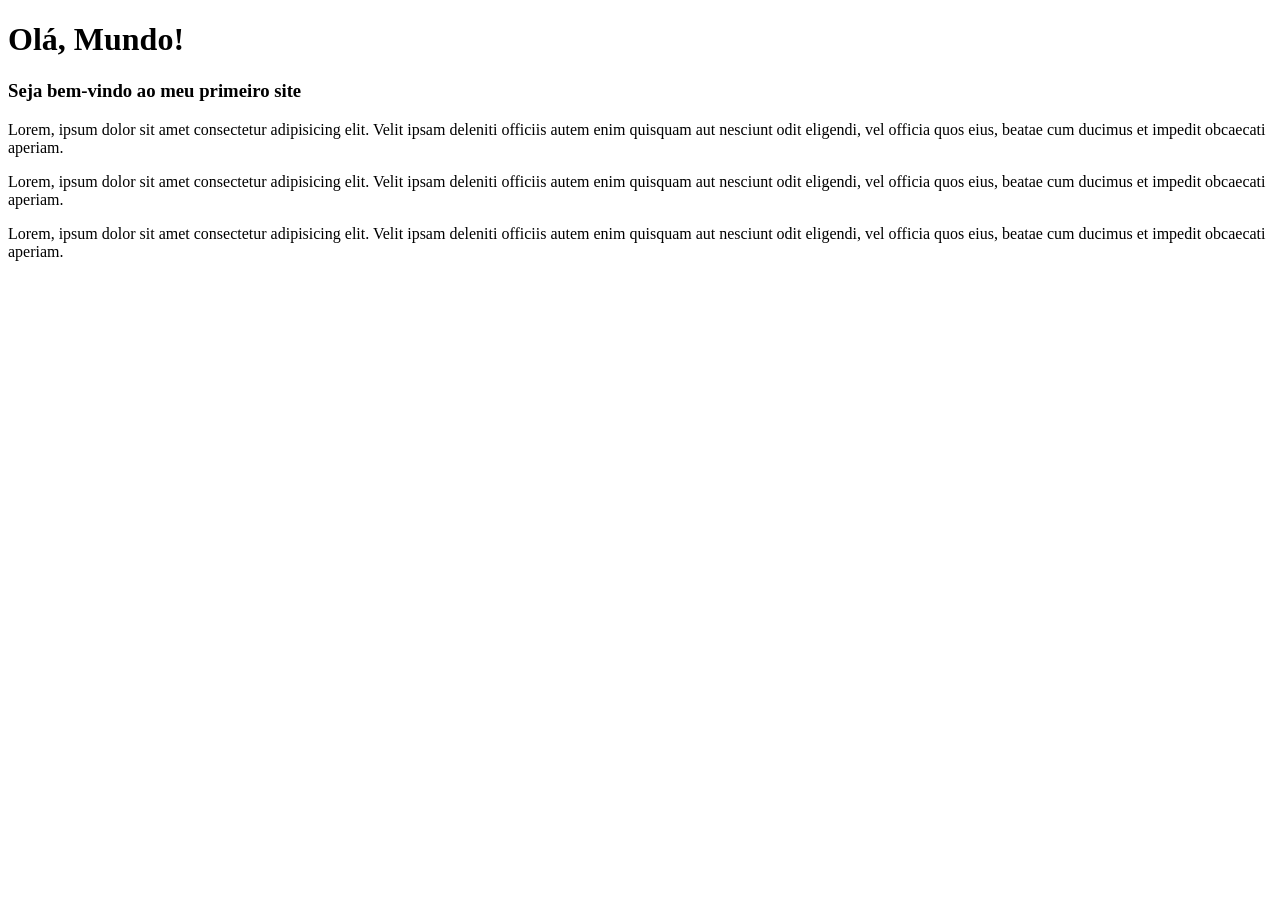
<file: aula1/index.html>
<!DOCTYPE html>
<html lang="pt-br">
<head>
    <meta charset="UTF-8">
    <meta name="viewport" content="width=device-width, initial-scale=1.0">
    <title>Meu primeiro site</title>
</head>
<body>
    <h1>Olá, Mundo!</h1>
    <h3>Seja bem-vindo ao meu primeiro site</h3>
    <p>Lorem, ipsum dolor sit amet consectetur adipisicing elit. Velit ipsam deleniti officiis autem enim quisquam aut nesciunt odit eligendi, vel officia quos eius, beatae cum ducimus et impedit obcaecati aperiam.</p>
    <p>Lorem, ipsum dolor sit amet consectetur adipisicing elit. Velit ipsam deleniti officiis autem enim quisquam aut nesciunt odit eligendi, vel officia quos eius, beatae cum ducimus et impedit obcaecati aperiam.</p>
    <p>Lorem, ipsum dolor sit amet consectetur adipisicing elit. Velit ipsam deleniti officiis autem enim quisquam aut nesciunt odit eligendi, vel officia quos eius, beatae cum ducimus et impedit obcaecati aperiam.</p>
    
</body>
</html>
</file>
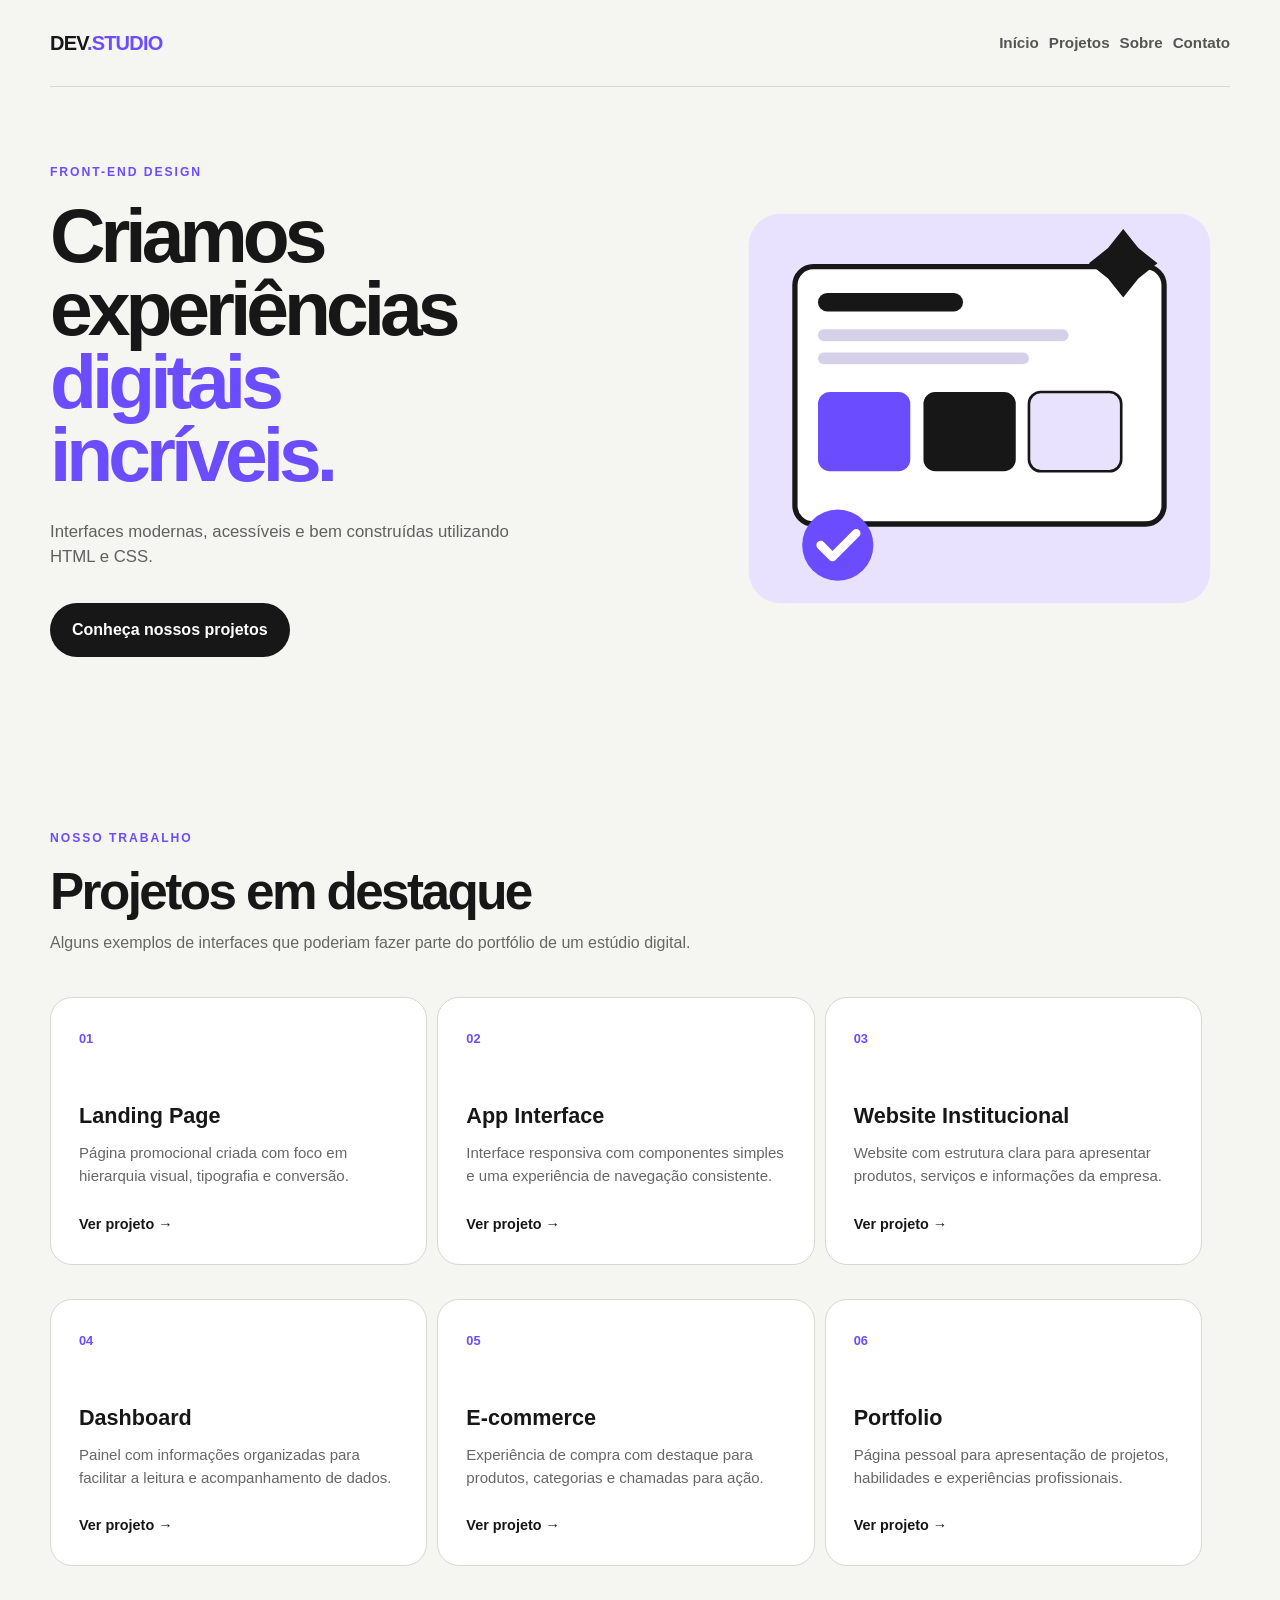
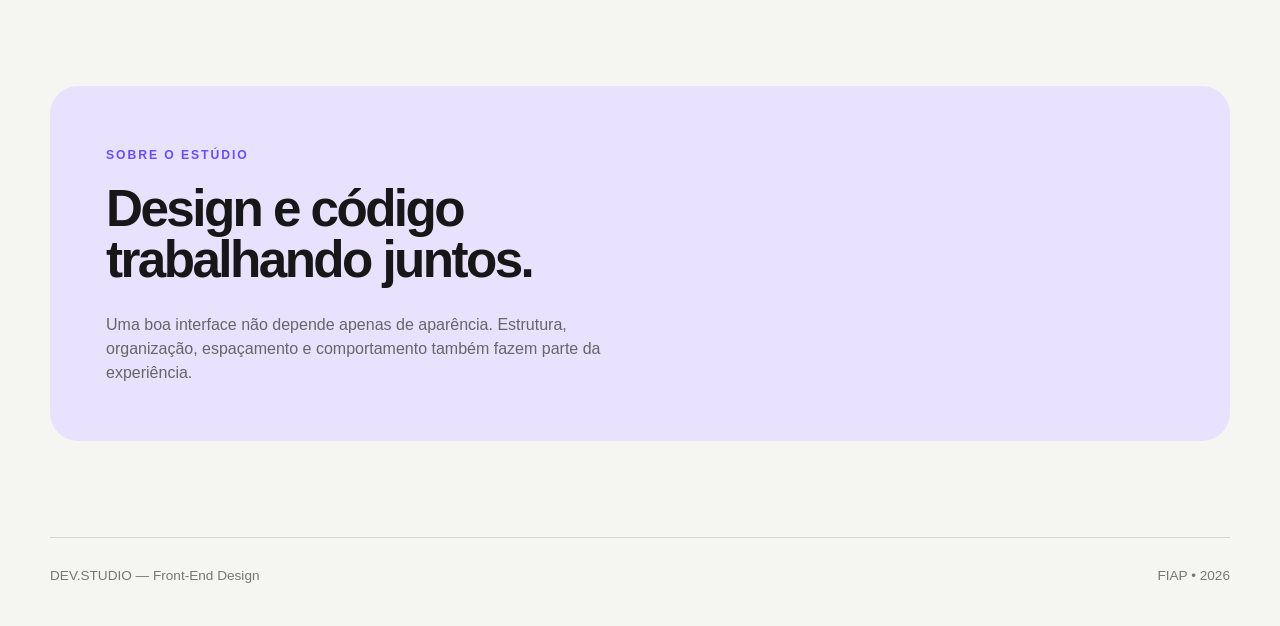
<file: aula10/index.html>
<!DOCTYPE html>
<html lang="pt-BR">

<head>
    <meta charset="UTF-8">
    <meta name="viewport" content="width=device-width, initial-scale=1.0">
    <title>DEV.STUDIO | Flexbox na Prática</title>

    <link rel="stylesheet" href="./css/style.css">
</head>

<body>

    <!-- =====================================================
         HEADER
         DESAFIO 1:
         - Colocar logo e menu lado a lado
         - Logo à esquerda e menu à direita
         - Centralizar verticalmente
         - Organizar os links do menu lado a lado
    ====================================================== -->
    <header class="header">
        <a class="logo" href="#">
            DEV<span>.STUDIO</span>
        </a>

        <nav class="menu">
            <a href="#inicio">Início</a>
            <a href="#projetos">Projetos</a>
            <a href="#sobre">Sobre</a>
            <a href="#contato">Contato</a>
        </nav>
    </header>


    <main>

        <!-- =================================================
             HERO
             DESAFIO 2:
             - Colocar conteúdo e imagem lado a lado
             - Centralizar os dois blocos verticalmente
             - Criar espaço entre conteúdo e imagem
        ================================================== -->
        <section class="hero" id="inicio">

            <div class="hero-content">
                <span class="eyebrow">FRONT-END DESIGN</span>

                <h1>
                    Criamos experiências
                    <strong>digitais incríveis.</strong>
                </h1>

                <p>
                    Interfaces modernas, acessíveis e bem construídas
                    utilizando HTML e CSS.
                </p>

                <a class="button" href="#projetos">
                    Conheça nossos projetos
                </a>
            </div>

            <div class="hero-image">
                <img src="./images/hero.svg" alt="Ilustração abstrata representando uma interface digital">
            </div>

        </section>


        <!-- =================================================
             PROJETOS
             DESAFIO 3:
             - Colocar os cards lado a lado
             - Criar espaçamento entre eles
             - Permitir quebra para uma nova linha
        ================================================== -->
        <section class="section" id="projetos">

            <div class="section-heading">
                <span class="eyebrow">NOSSO TRABALHO</span>
                <h2>Projetos em destaque</h2>
                <p>
                    Alguns exemplos de interfaces que poderiam fazer
                    parte do portfólio de um estúdio digital.
                </p>
            </div>

            <div class="projects">

                <article class="card">
                    <span class="card-number">01</span>
                    <h3>Landing Page</h3>
                    <p>
                        Página promocional criada com foco em hierarquia
                        visual, tipografia e conversão.
                    </p>
                    <a href="#">Ver projeto →</a>
                </article>

                <article class="card">
                    <span class="card-number">02</span>
                    <h3>App Interface</h3>
                    <p>
                        Interface responsiva com componentes simples e
                        uma experiência de navegação consistente.
                    </p>
                    <a href="#">Ver projeto →</a>
                </article>

                <article class="card">
                    <span class="card-number">03</span>
                    <h3>Website Institucional</h3>
                    <p>
                        Website com estrutura clara para apresentar
                        produtos, serviços e informações da empresa.
                    </p>
                    <a href="#">Ver projeto →</a>
                </article>

                <article class="card extra-card">
                    <span class="card-number">04</span>
                    <h3>Dashboard</h3>
                    <p>
                        Painel com informações organizadas para facilitar
                        a leitura e acompanhamento de dados.
                    </p>
                    <a href="#">Ver projeto →</a>
                </article>

                <article class="card extra-card">
                    <span class="card-number">05</span>
                    <h3>E-commerce</h3>
                    <p>
                        Experiência de compra com destaque para produtos,
                        categorias e chamadas para ação.
                    </p>
                    <a href="#">Ver projeto →</a>
                </article>

                <article class="card extra-card">
                    <span class="card-number">06</span>
                    <h3>Portfolio</h3>
                    <p>
                        Página pessoal para apresentação de projetos,
                        habilidades e experiências profissionais.
                    </p>
                    <a href="#">Ver projeto →</a>
                </article>

            </div>

        </section>


        <!-- =================================================
             SOBRE
             Se houver tempo, pode ser usado como exercício extra.
        ================================================== -->
        <section class="about" id="sobre">

            <div>
                <span class="eyebrow">SOBRE O ESTÚDIO</span>
                <h2>Design e código trabalhando juntos.</h2>
            </div>

            <p>
                Uma boa interface não depende apenas de aparência.
                Estrutura, organização, espaçamento e comportamento
                também fazem parte da experiência.
            </p>

        </section>

    </main>


    <footer class="footer" id="contato">
        <p>DEV.STUDIO — Front-End Design</p>
        <p>FIAP • 2026</p>
    </footer>

</body>

</html>
</file>
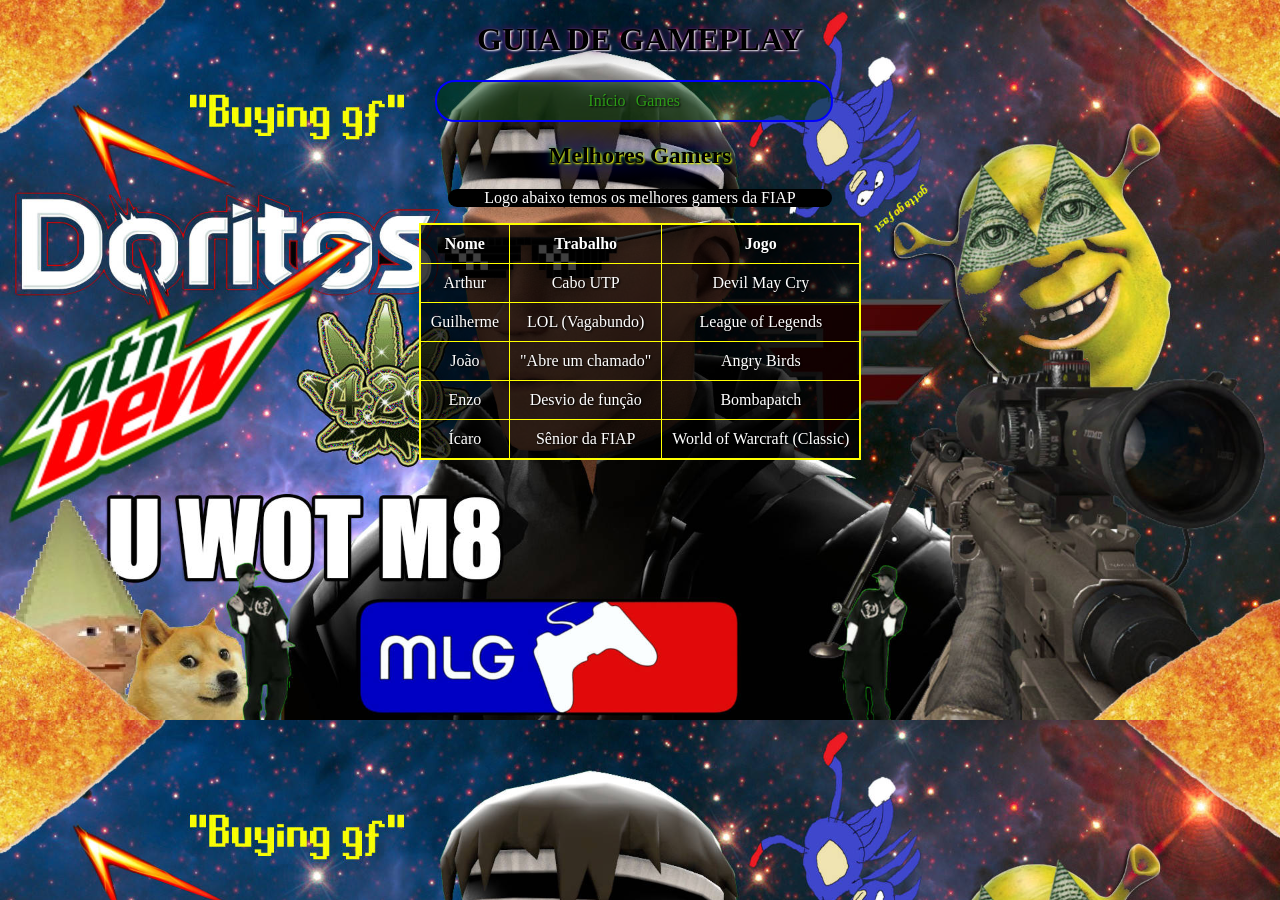
<file: aula5/index.html>
<!DOCTYPE html>
<html lang="pt-br">
  <head>
    <meta charset="UTF-8" />
    <meta name="viewport" content="width=device-width, initial-scale=1.0" />
    <title>Tabela</title>
    <link rel="stylesheet" href="./css/style.css" />
  </head>
  <body>
    <header><h1>GUIA DE GAMEPLAY</h1></header>
    <!-- MENU -->
    <nav>
        <a href="">Início</a>
        <a href="">Games</a>
    </nav>
    <section>
        <h2>Melhores Gamers</h2>
        <p>Logo abaixo temos os melhores gamers da FIAP</p>
    </section>
    <main>
        <div class="section">
        <table>
        <tr>
          <th>Nome</th>
          <th>Trabalho</th>
          <th>Jogo</th>
        </tr>
        <tr>
          <td>Arthur</td>
          <td>Cabo UTP</td>
          <td>Devil May Cry</td>
        </tr>
        <tr>
          <td>Guilherme</td>
          <td>LOL (Vagabundo)</td>
          <td>League of Legends</td>
        </tr>
        <tr>
          <td>João</td>
          <td>"Abre um chamado"</td>
          <td>Angry Birds</td>
        </tr>
        <tr>
          <td>Enzo</td>
          <td>Desvio de função</td>
          <td>Bombapatch</td>
        </tr>
        <tr>
          <td>Ícaro</td>
          <td>Sênior da FIAP</td>
          <td>World of Warcraft (Classic)</td>
        </tr>
      </table>
      </div>
    </main>
    <aside></aside>
    <footer></footer>
  </body>
</html>
</file>
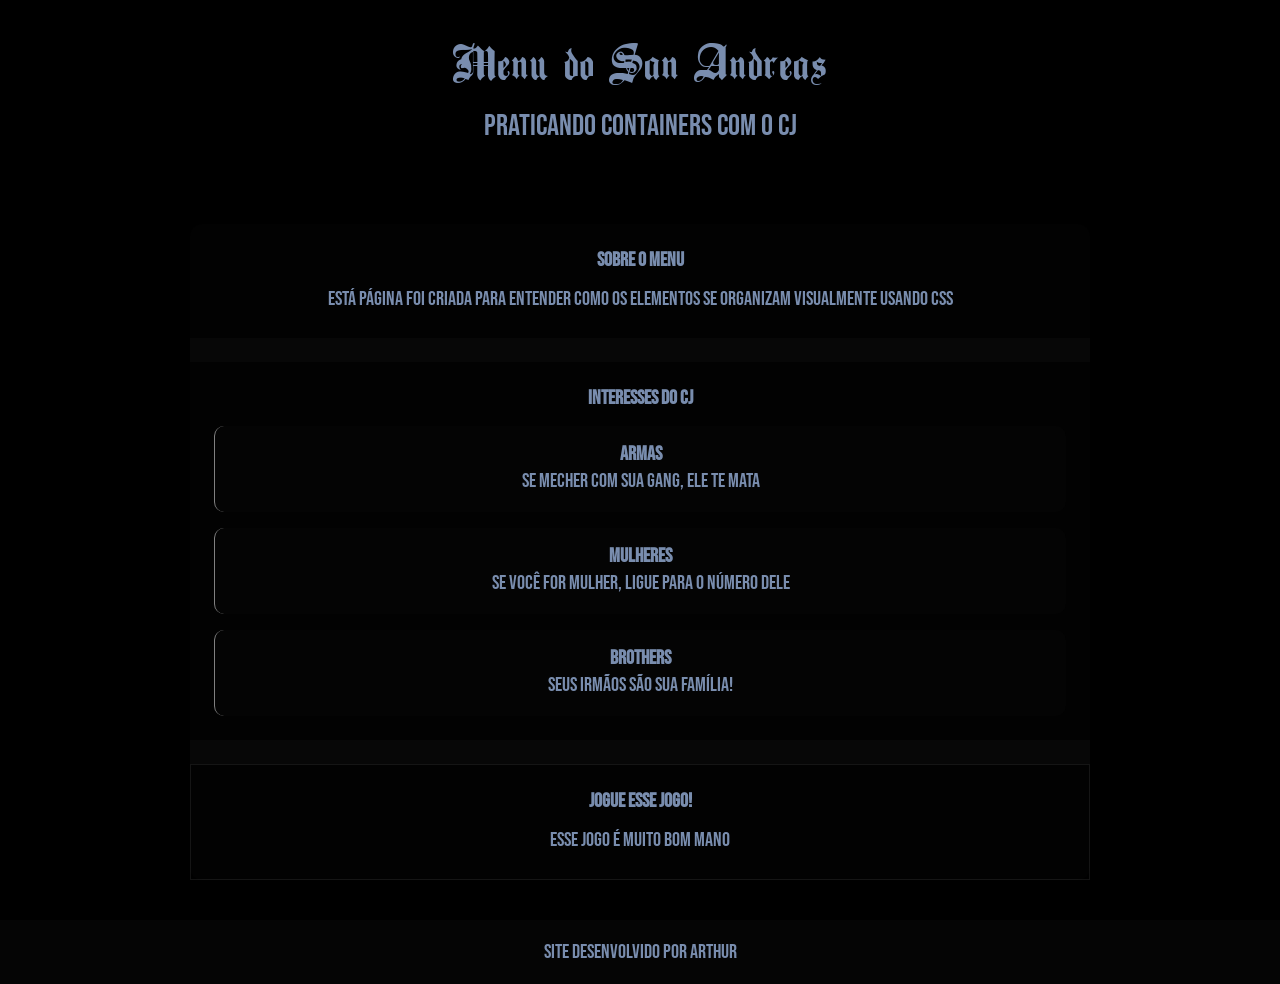
<file: aula8/index.html>
<!DOCTYPE html>
<html lang="pt-br">
  <head>
    <meta charset="UTF-8" />
    <meta name="viewport" content="width=device-width, initial-scale=1.0" />
    <title>Document</title>
    <link rel="stylesheet" href="./css/style.css" />
  </head>
  <body>
    <header class="cabecalho">
      <h1 class="titulo">Menu do San Andreas</h1>
      <p class="subtitulo">Praticando containers com o CJ</p>
    </header>
    <main class="container">
        <section class="bloco">
            <h2><span>Sobre o menu</span></h2>
            <p><span>Está página foi criada para entender como os elementos se organizam visualmente usando CSS</span></p>
        </section>

        <section class="bloco">
            <h2><span>Interesses do CJ</span></h2>
            <div class="card">
                <h3><span>Armas</span></h3>
                <p><span>Se mecher com sua gang, ele te mata</span></p>
            </div>
            <div class="card">
                <h3><span>Mulheres</span></h3>
                <p><span>Se você for mulher, ligue para o número dele</span></p>
            </div>
            <div class="card">
                <h3><span>Brothers</span></h3>
                <p><span>Seus irmãos são sua família!</span></p>
            </div>
        </section>
        <section class="bloco destaque">
            <h2><span>Jogue esse jogo!</span></h2>
            <p><span>Esse jogo é muito bom mano</span></p>
        </section>
      <!-- <div class="caixa">Eu sou uma caixa</div> -->
    </main>
    <footer class="rodape">
        <p>Site desenvolvido por Arthur</p>
    </footer>
  </body>
</html>
</file>
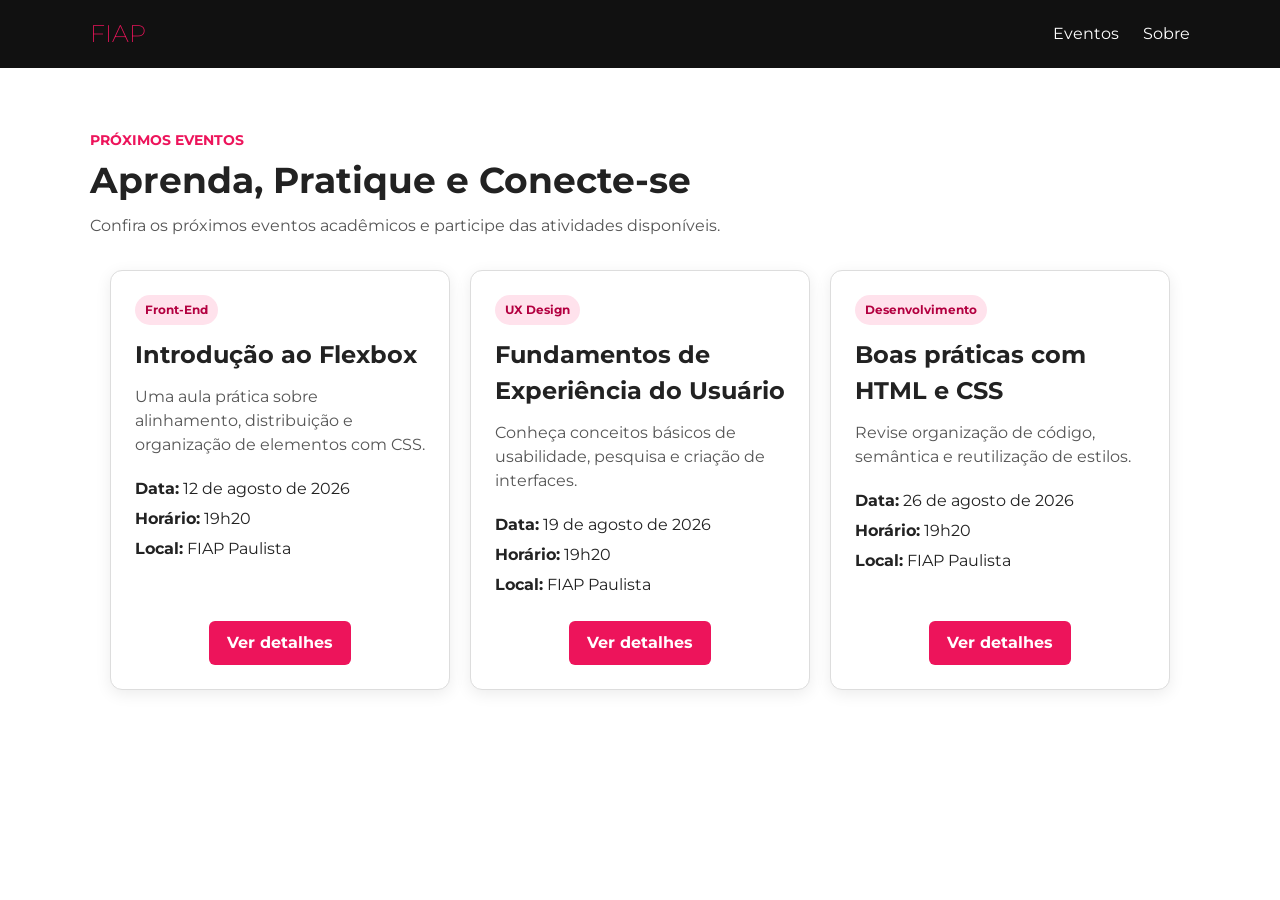
<file: aula9/index.html>
<!DOCTYPE html>
<html lang="en">
<head>
    <meta charset="UTF-8">
    <meta name="viewport" content="width=device-width, initial-scale=1.0">
    <title>Eventos FIAP</title>

    <link rel="stylesheet" href="./css/style.css">
</head>
<body>
    <header class="header">
        <div class="container header-content">
            <p class="header-logo">FIAP</p>
            <nav class="header-nav">
                <a href="#eventos">Eventos</a>
                <a href="#sobre">Sobre</a>
            </nav>
        </div>
    </header>
    <main>
        <section class="events" id="eventos">
            <div class="container">
                <div class="events-intro">
                    <span class="events-tag">Próximos eventos</span>
                    <h1>Aprenda, Pratique e Conecte-se</h1>
                    <p>Confira os próximos eventos acadêmicos e 
                    participe das atividades disponíveis.</p>
                    
                </div>
                <div class="events-list">
                    <article class="event-card">
                        <div class="event-info-wrapper">
                            <span class="event-card-category">Front-End</span>
                            
                            <h2 class="event-card-title">
                                Introdução ao Flexbox
                            </h2>
                            
                            <p class="event-card-description">
                                Uma aula prática sobre alinhamento, distribuição
                                e organização de elementos com CSS.
                            </p>
                            
                            <div class="event-card-information">
                                <p>
                                    <strong>Data:</strong>
                                    <time datetime="2026-08-12">12 de agosto de 2026</time>
                                </p>
                            
                                <p>
                                    <strong>Horário:</strong>
                                    <time datetime="19:20">19h20</time>
                                </p>
                            
                                <p>
                                    <strong>Local:</strong>
                                    FIAP Paulista
                                </p>
                            </div>
                        </div>
                        <a class="event-card-button" href="#">
                            Ver detalhes
                        </a>
                    </article>
                
                    <article class="event-card">
                        <div class="event-info-wrapper">
                            <span class="event-card-category">UX Design</span>
                            
                            <h2 class="event-card-title">
                                Fundamentos de Experiência do Usuário
                            </h2>
                            
                            <p class="event-card-description">
                                Conheça conceitos básicos de usabilidade,
                                pesquisa e criação de interfaces.
                            </p>
                            
                            <div class="event-card-information">
                                <p>
                                    <strong>Data:</strong>
                                    <time datetime="2026-08-19">19 de agosto de 2026</time>
                                </p>
                            
                                <p>
                                    <strong>Horário:</strong>
                                    <time datetime="19:20">19h20</time>
                                </p>
                            
                                <p>
                                    <strong>Local:</strong>
                                    FIAP Paulista
                                </p>
                            </div>
                        </div>
                
                        <a class="event-card-button" href="#">
                            Ver detalhes
                        </a>
                    </article>
                
                    <article class="event-card">
                        <div class="event-info-wrapper">
                            <span class="event-card-category">Desenvolvimento</span>
                            
                            <h2 class="event-card-title">
                                Boas práticas com HTML e CSS
                            </h2>
                            
                            <p class="event-card-description">
                                Revise organização de código, semântica
                                e reutilização de estilos.
                            </p>
                            
                            <div class="event-card-information">
                                <p>
                                    <strong>Data:</strong>
                                    <time datetime="2026-08-26">26 de agosto de 2026</time>
                                </p>
                            
                                <p>
                                    <strong>Horário:</strong>
                                    <time datetime="19:20">19h20</time>
                                </p>
                            
                                <p>
                                    <strong>Local:</strong>
                                    FIAP Paulista
                                </p>
                            </div>
                        </div>
                
                        <a class="event-card-button" href="#">
                            Ver detalhes
                        </a>
                    </article>
                </div>
            </div>
        </section>
    </main>
</body>
</html>
</file>
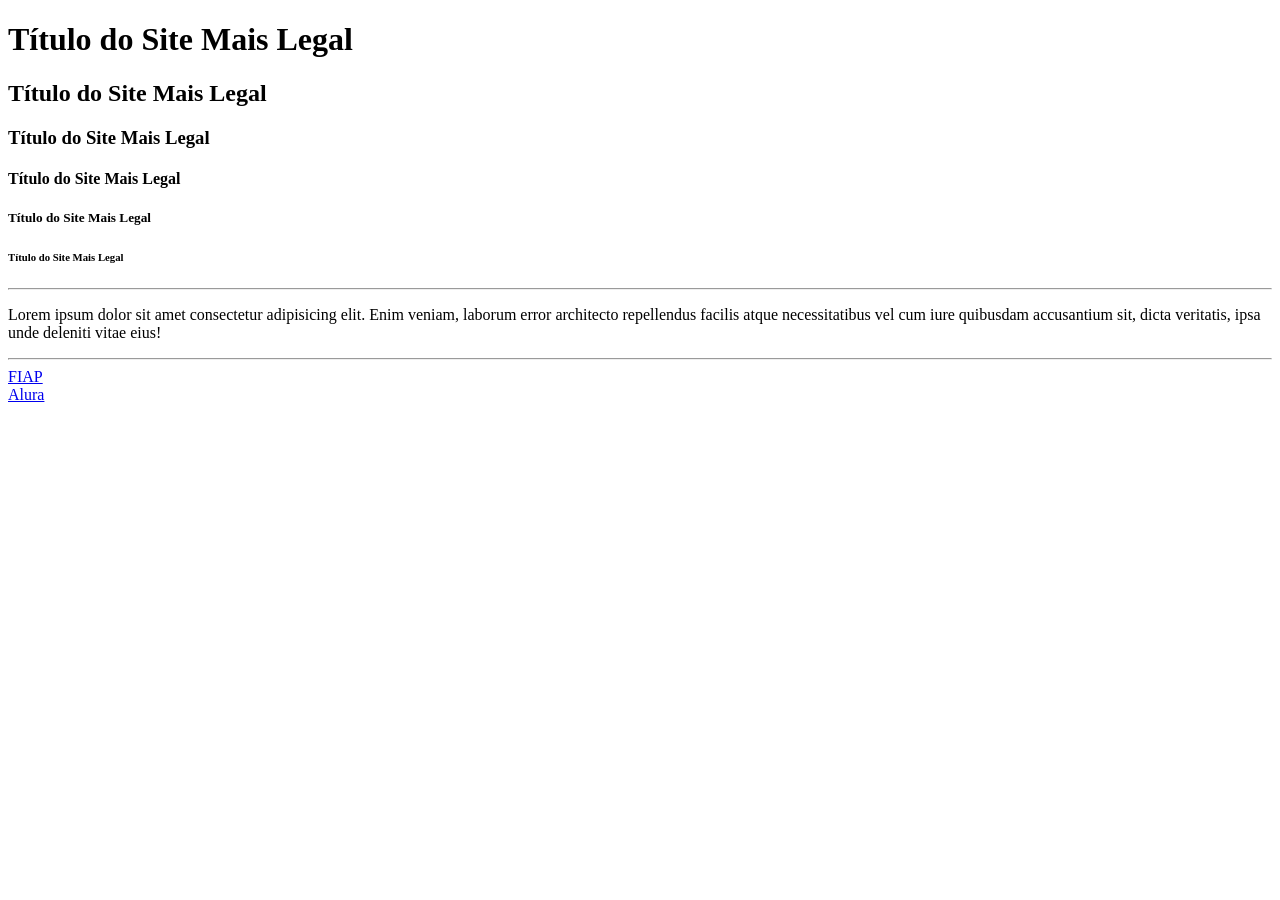
<file: aula3/mais-legal/index.html>
<!DOCTYPE html>
<html lang="pt-br">
<head>
    <meta charset="UTF-8">
    <meta name="viewport" content="width=device-width, initial-scale=1.0">
    <title>Mais legal</title>
</head>
<body>
    <h1>Título do Site Mais Legal</h1>
    <h2>Título do Site Mais Legal</h2>
    <h3>Título do Site Mais Legal</h3>
    <h4>Título do Site Mais Legal</h4>
    <h5>Título do Site Mais Legal</h5>
    <h6>Título do Site Mais Legal</h6>

    <hr>
    <p>Lorem ipsum dolor sit amet consectetur adipisicing elit. Enim veniam, laborum error architecto repellendus facilis atque necessitatibus vel cum iure quibusdam accusantium sit, dicta veritatis, ipsa unde deleniti vitae eius!</p>

    <hr/>

    <!-- Tag de links -->
     <a href="https://www.fiap.com.br/" target="_blank" rel="noopener">FIAP</a><br/>
     <a href="https://www.alura.com.br/" target="_blank" rel="noopener">Alura</a>
</body>
</html>
</file>
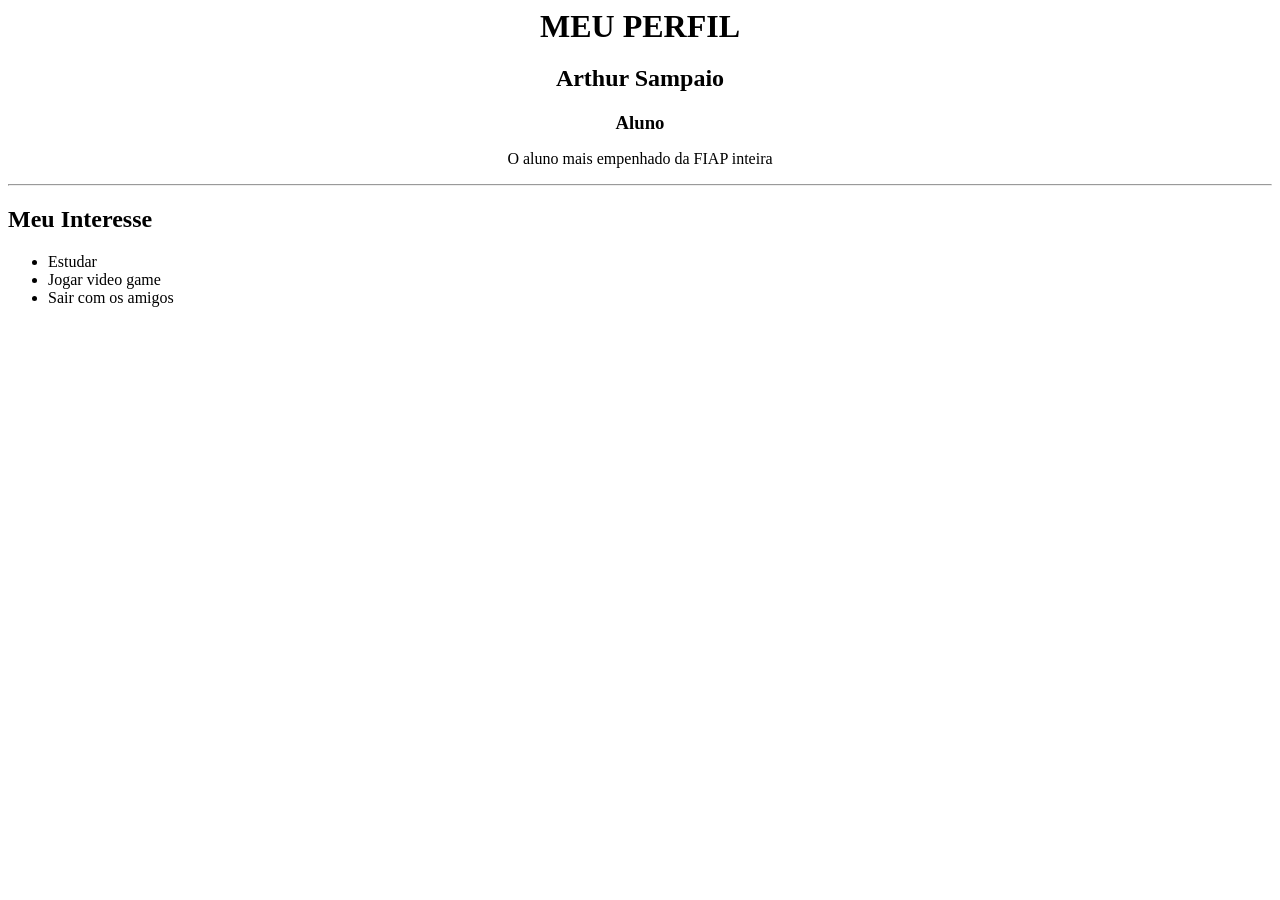
<file: aula4/meu-perfil/index.html>
<!DOCTYPE html>
<html lang="pt-br">
  <head>
    <meta charset="UTF-8" />
    <meta name="viewport" content="width=device-width, initial-scale=1.0" />
    <title>Meu Perfi</title>
  </head>
  <body>
    <header>
      <h1 style="margin: 5px 10px 10px 10px; text-align: center">MEU PERFIL</h1>
    </header>
    <main>
      <section>
        <h2 style="text-align: center">Arthur Sampaio</h2>
        <h3 style="margin: 5px 10px 10px 10px; text-align: center">Aluno</h3>
        <p style="text-align: center">O aluno mais empenhado da FIAP inteira</p>
      </section>
      <hr />
      <section>
        <h2>Meu Interesse</h2>
        <ul>
          <li>Estudar</li>
          <li>Jogar video game</li>
          <li>Sair com os amigos</li>
        </ul>
      </section>
    </main>
    <footer></footer>
  </body>
</html>
</file>
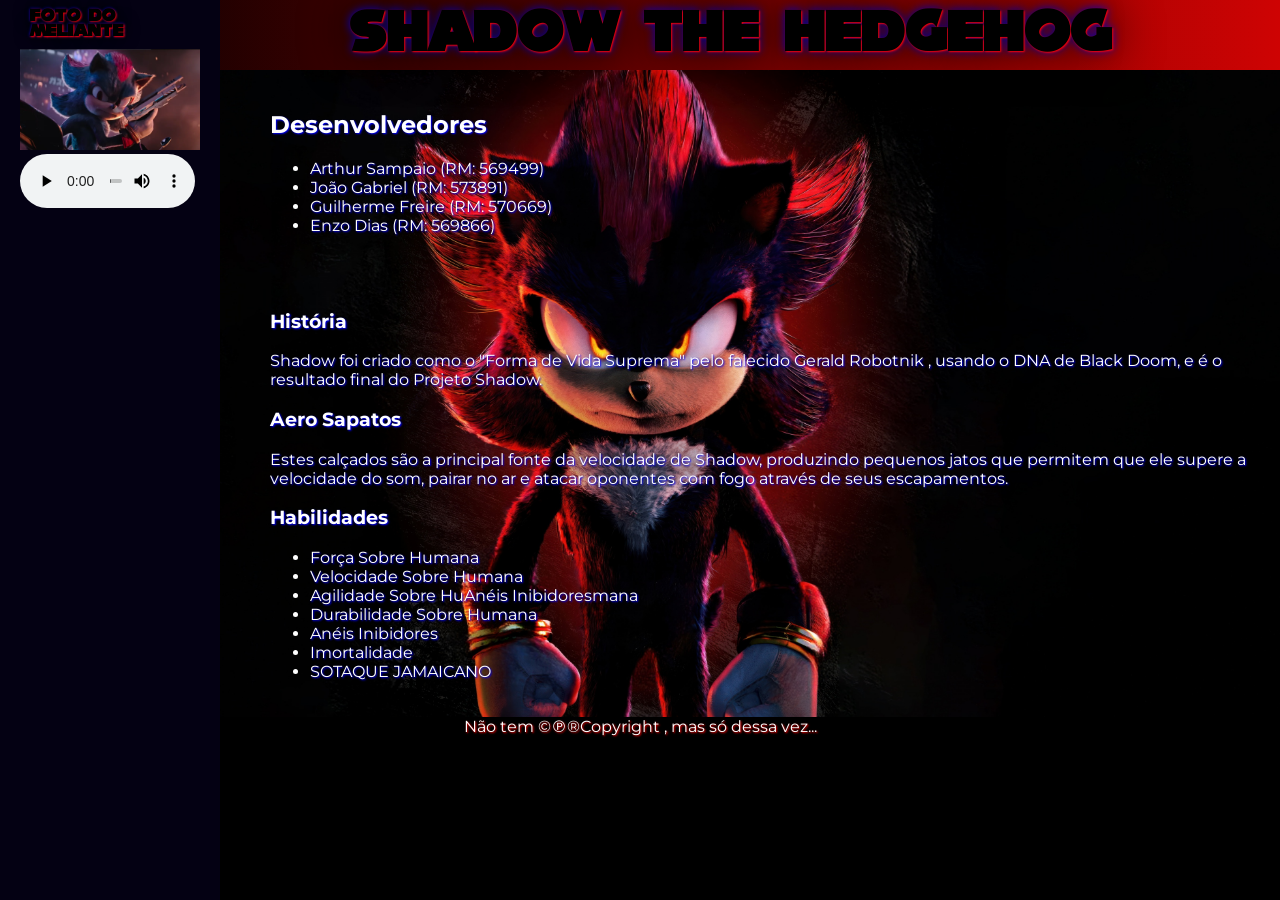
<file: Checkpoint/shadow/index.html>
<!DOCTYPE html>
<html lang="pt-br">
  <head>
    <meta charset="UTF-8" />
    <meta name="viewport" content="width=device-width, initial-scale=1.0" />
    <title>Shadow o ouriço</title>
    <link rel="stylesheet" href="./css/style.css" />
    <link rel="preconnect" href="https://fonts.googleapis.com" />
    <link rel="preconnect" href="https://fonts.gstatic.com" crossorigin />
    <link
      href="https://fonts.googleapis.com/css2?family=Montserrat:ital,wght@0,100..900;1,100..900&display=swap"
      rel="stylesheet"
    />
  </head>
  <body>
    <header>
      <h1 class="titulo">SHADOW THE HEDGEHOG</h1>
      <nav>
        <h2 class="">Desenvolvedores</h2>
        <ul>
          <li>
            <a href="https://github.com/ArthurHenriquePS"
              >Arthur Sampaio (RM: 569499)</a
            >
          </li>
          <li>
            <a href="https://github.com/Joao-medeiroz"
              >João Gabriel (RM: 573891)</a
            >
          </li>
          <li>
            <a href="https://github.com/RavineEnvy"
              >Guilherme Freire (RM: 570669)</a
            >
          </li>
          <li>
            <a href="https://github.com/Kur0-hub">Enzo Dias (RM: 569866)</a>
          </li>
        </ul>
      </nav>
    </header>
    <main>
      <section>
        <h3>História</h3>
        <p>
          Shadow foi criado como o "Forma de
          <a href="./html/homenagem.html">Vida Suprema</a>" pelo falecido Gerald
          Robotnik , usando o DNA de Black Doom, e é o resultado final do
          Projeto Shadow.
        </p>
      </section>
      <section>
        <h3>Aero Sapatos</h3>
        <p>
          Estes calçados são a principal fonte da velocidade de Shadow,
          produzindo pequenos jatos que permitem que ele supere a velocidade do
          som, pairar no ar e atacar oponentes com fogo através de seus
          escapamentos.
        </p>
      </section>
      <section>
        <h3>Habilidades</h3>
        <ul>
          <li>Força Sobre Humana</li>
          <li>Velocidade Sobre Humana</li>
          <li>Agilidade Sobre HuAnéis Inibidoresmana</li>
          <li>Durabilidade Sobre Humana</li>
          <li>Anéis Inibidores</li>
          <li>Imortalidade</li>
          <li>SOTAQUE JAMAICANO</li>
        </ul>
      </section>
      <section></section>
    </main>
    <aside>
      <div class="assidePosition">
        <h3 class="subTitulo">Foto do Meliante</h3>
        <img
          class="imagemShadow"
          src="./img/foto-shadow.jpg"
          alt="Imagem do Shadow armado"
        />
        <audio controls style="width: 175px">
          <source src="./music/MC VV - SONIC ANTHEM.mp3" type="audio/mpeg" />
        </audio>
      </div>
    </aside>
    <footer>
      <p class="footer">Não tem ©℗®Copyright , mas só dessa vez...</p>
    </footer>
  </body>
</html>
</file>
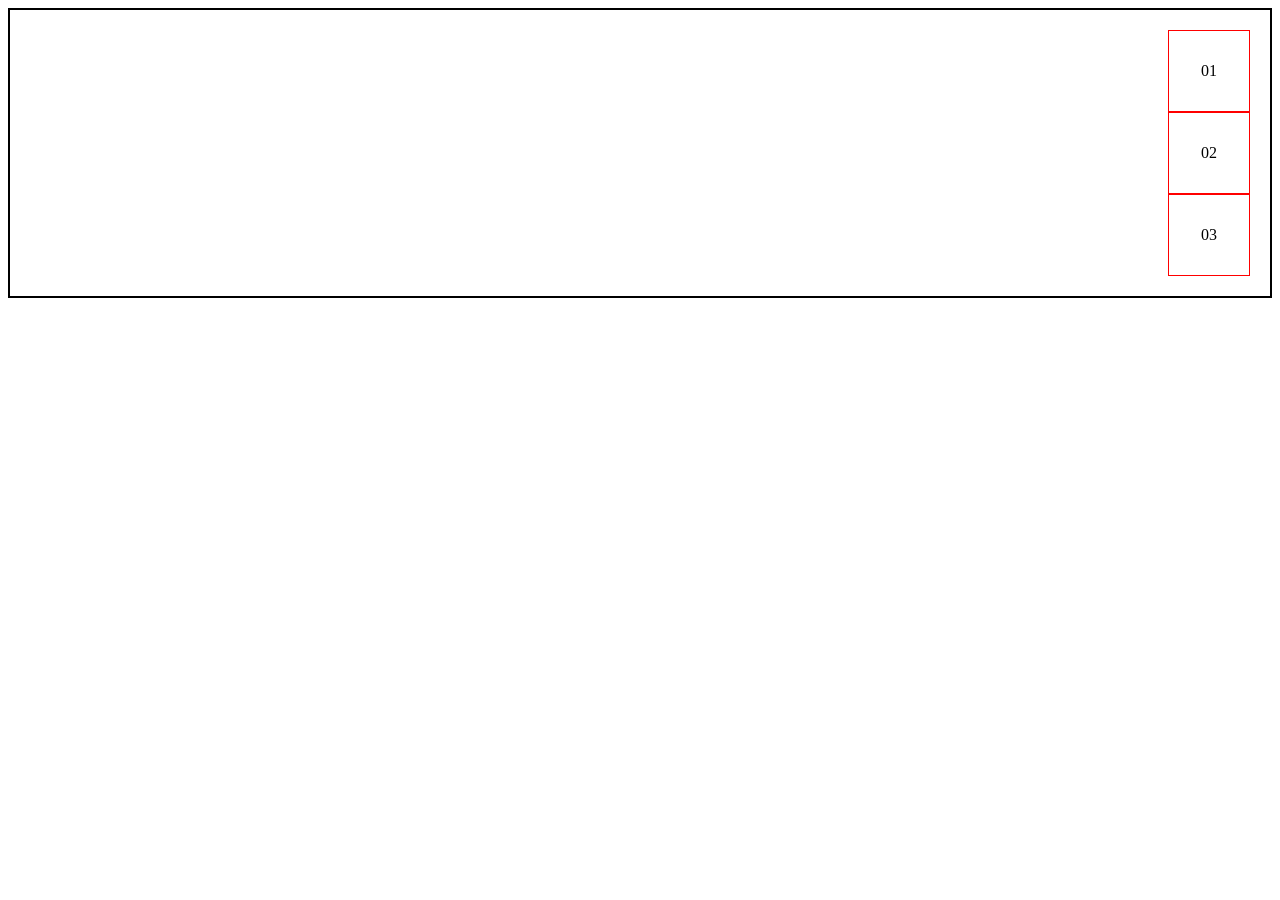
<file: aula10/teste.html>
<!DOCTYPE html>
<html lang="en">
<head>
    <meta charset="UTF-8">
    <meta name="viewport" content="width=device-width, initial-scale=1.0">
    <title>Document</title>
    <link rel="stylesheet" href="./css/teste.css">
</head>
<body>
    <div class="container">
        <div class="box">01</div>
        <div class="box">02</div>
        <div class="box">03</div>
    </div>
</body>
</html>
</file>
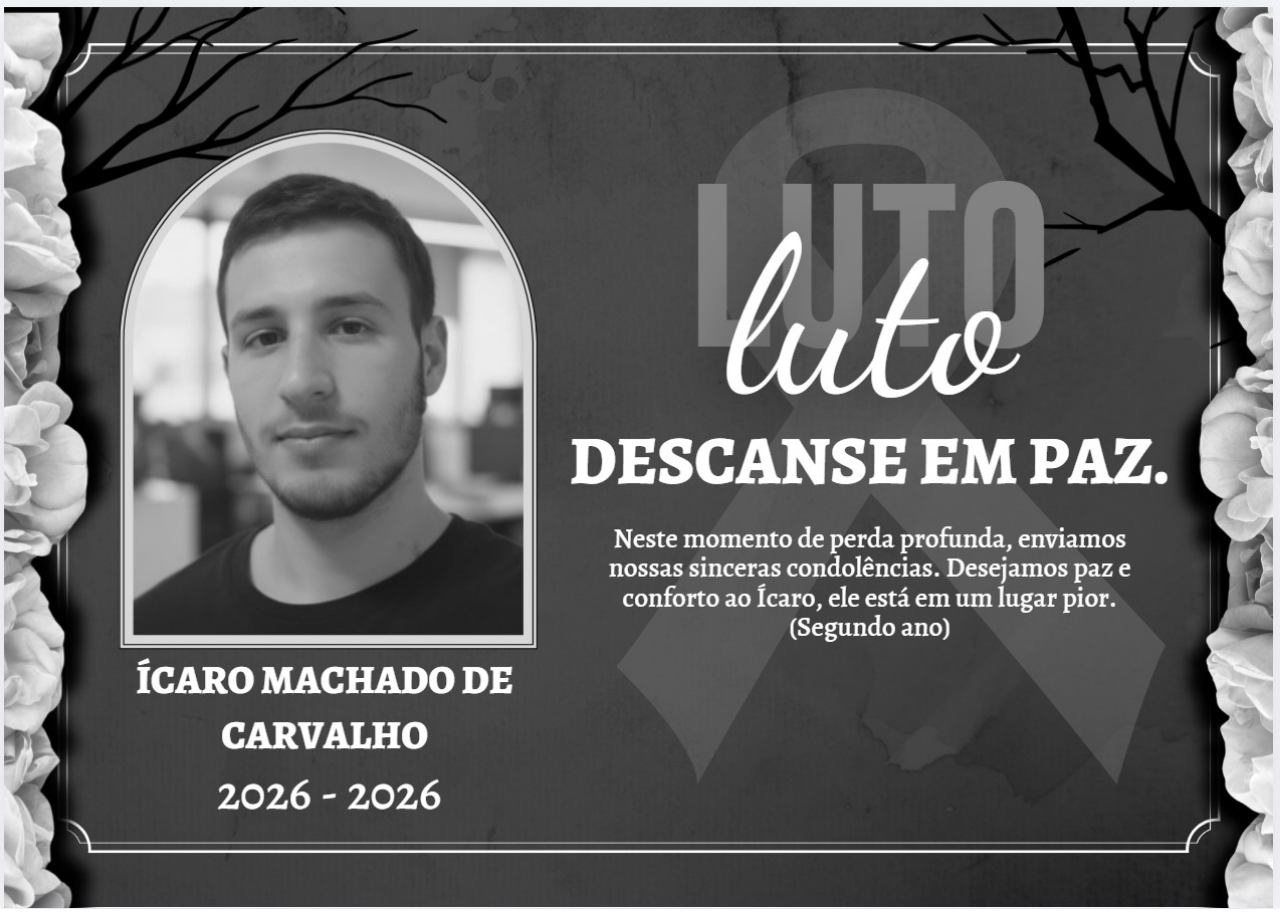
<file: Checkpoint/shadow/html/homenagem.html>
<!DOCTYPE html>
<html lang="pt-br">
<head>
    <meta charset="UTF-8">
    <meta name="viewport" content="width=device-width, initial-scale=1.0">
    <title>Homenagem</title>
    <link rel="stylesheet" href="../css/homenagem.css">
</head>
<body>
    <div>
        <img src="../img/homenagem.jpeg" alt="">
    </div>
</body>
</html>
</file>
<file: aula10/css/style.css>
/* =========================================================
   DEV.STUDIO — FLEXBOX NA PRÁTICA

   O projeto já possui a parte visual básica.
   A missão da aula é organizar os elementos utilizando Flexbox.

   IMPORTANTE:
   As propriedades principais de Flexbox foram propositalmente
   removidas/comentadas.
========================================================= */


/* -----------------------------
   RESET
----------------------------- */

* {
    box-sizing: border-box;
    margin: 0;
    padding: 0;
}

html {
    scroll-behavior: smooth;
}

body {
    background: #f5f5f2;
    color: #171717;
    font-family: Arial, Helvetica, sans-serif;
    line-height: 1.5;
}

a {
    color: inherit;
    text-decoration: none;
}

img {
    display: block;
    max-width: 100%;
}


/* -----------------------------
   HEADER
----------------------------- */

.header {
    width: min(1180px, calc(100% - 48px));
    margin: 0 auto;
    padding: 28px 0;
    border-bottom: 1px solid #d8d8d2;

    display: flex;
    justify-content: space-between;
    align-items: center;

    /*
        DESAFIO 1

        Queremos:
        - logo de um lado;
        - menu do outro;
        - alinhamento vertical central.

        Complete utilizando Flexbox.
    */

    /* display: ; */
    /* justify-content: ; */
    /* align-items: ; */
}

.logo {
    display: inline-block;
    font-size: 1.25rem;
    font-weight: 900;
    letter-spacing: -0.04em;
}

.logo span {
    color: #6c4cff;
}

.menu {
    display: flex;
    gap: 10px;


    /*
        Os links também precisam ficar lado a lado.

        Complete:
    */

    /* display: ; */
    /* gap: ; */
}

.menu a {
    color: #555;
    font-size: 0.95rem;
    font-weight: 600;
    transition: 0.2s ease;
}

.menu a:hover {
    color: #6c4cff;
}


/* -----------------------------
   HERO
----------------------------- */

.hero {
    width: min(1180px, calc(100% - 48px));
    min-height: 610px;
    margin: 0 auto;
    padding: 72px 0;

    display: flex;
    justify-content: space-evenly;
    align-items: center;
    gap: 15%;

    /*
        DESAFIO 2

        Queremos:
        - texto e imagem lado a lado;
        - ambos centralizados verticalmente;
        - espaço entre os blocos.

        Complete utilizando Flexbox.
    */

    /* display: ; */
    /* align-items: ; */
    /* justify-content: ; */
    /* gap: ; */
}

.hero-content {
    width: 50%;
}

.eyebrow {
    display: inline-block;
    margin-bottom: 18px;
    color: #6c4cff;
    font-size: 0.76rem;
    font-weight: 800;
    letter-spacing: 0.16em;
}

.hero h1 {
    max-width: 650px;
    font-size: clamp(3rem, 6vw, 5.7rem);
    font-weight: 800;
    letter-spacing: -0.065em;
    line-height: 0.95;
}

.hero h1 strong {
    display: block;
    color: #6c4cff;
    font-weight: inherit;
}

.hero-content>p {
    max-width: 560px;
    margin: 28px 0 34px;
    color: #606060;
    font-size: 1.05rem;
}

.button {
    display: inline-block;
    padding: 15px 22px;
    border-radius: 999px;
    background: #171717;
    color: #fff;
    font-weight: 700;
    transition: 0.2s ease;
}

.button:hover {
    transform: translateY(-2px);
    background: #6c4cff;
}

.hero-image {
    width: 50%;
}

.hero-image img {
    width: 100%;
}


/* -----------------------------
   SEÇÕES
----------------------------- */

.section {
    width: min(1180px, calc(100% - 48px));
    margin: 0 auto;
    padding: 96px 0;
}

.section-heading {
    max-width: 650px;
    margin-bottom: 42px;
}

.section-heading h2,
.about h2 {
    margin-bottom: 14px;
    font-size: clamp(2rem, 4vw, 3.6rem);
    letter-spacing: -0.05em;
    line-height: 1;
}

.section-heading p,
.about p {
    color: #666;
}


/* -----------------------------
   PROJETOS
----------------------------- */

.projects {
    display: flex;
    gap: 10px;
    flex-wrap: wrap;

    /*
        DESAFIO 3

        Queremos:
        - cards lado a lado;
        - espaço entre os cards;
        - quebra para uma nova linha quando necessário.

        Complete utilizando Flexbox.
    */

    /* display: ; */
    /* gap: ; */
    /* flex-wrap: ; */
}

.card {
    width: calc(33.333% - 16px);
    min-width: 260px;
    min-height: 260px;
    margin-bottom: 24px;
    padding: 28px;
    border: 1px solid #d8d8d2;
    border-radius: 22px;
    background: #fff;
}

.card-number {
    display: inline-block;
    margin-bottom: 52px;
    color: #6c4cff;
    font-size: 0.8rem;
    font-weight: 800;
}

.card h3 {
    margin-bottom: 10px;
    font-size: 1.35rem;
}

.card p {
    margin-bottom: 24px;
    color: #666;
    font-size: 0.94rem;
}

.card a {
    font-size: 0.9rem;
    font-weight: 800;
}

/* .extra-card {
    /*
        Estes cards extras podem ficar escondidos no começo da aula
        e ser liberados para o exercício de flex-wrap.

        Para esconder:
        display: none;

        Para mostrar novamente:
        remova a propriedade abaixo.
    */

    /* display: none; */



/* -----------------------------
   SOBRE
----------------------------- */

.about {
    width: min(1180px, calc(100% - 48px));
    margin: 0 auto 96px;
    padding: 56px;
    border-radius: 28px;
    background: #e8e2ff;
}

.about>div {
    max-width: 600px;
}

.about>p {
    max-width: 520px;
    margin-top: 28px;
}


/* -----------------------------
   FOOTER
----------------------------- */

.footer {
    width: min(1180px, calc(100% - 48px));
    margin: 0 auto;
    padding: 28px 0 40px;
    display: flex;
    justify-content: space-between;
    align-items: center;
    border-top: 1px solid #d8d8d2;
    color: #777;
    font-size: 0.85rem;
}




/* -----------------------------
   OBSERVAÇÃO

   Não adicionar Media Queries ainda.
   Esse será um dos próximos passos da disciplina.
----------------------------- */
</file>
<file: aula5/css/style.css>
body{
    padding: 0px;
    margin: 0px;
    background-image: url("../img/doritos-and-mountain-dew-mobile-league-gaming-meme-gc5qbqwnd07v82j4.jpg");
    background-size: cover;
    color: white;
}
h1{
    color: black;
    text-shadow: 1px 1px 2px white  , 0 0 1em black, 0 0 0.2em purple;  
}
h2{
    color: black;
    text-shadow: 1px 1px 2px yellow, 0 0 1em blue, 0 0 0.2em green; 
}
td, th{
    text-shadow: 1px 1px 2px black;
}
p{
    background-color: black;
    width: 30%;
    margin-left: 35%;
    border-radius: 20px;
}
nav{
    border: 2px solid blue;
    border-radius: 20px;
    padding: 5px;
    width: 30%;
    margin-left: 34%;
    background-color: rgba(5, 63, 15, 0.5);  
}
a{
    padding: 5px;
    text-decoration: none;
    color: rgba(54, 211, 23, 0.68);
    text-shadow: 1px 1px 2px black;

}
main, nav, header, h2, p, table{
    display: flex;
    justify-content: center;
    align-itens: center;
}
.section{
    display: flex;
    flex-direction: column;
    justify-content: center;
    align-itens: center;
    
}
table{
    border-collapse: collapse;
}
table, th, td{
    border: 1px solid yellow;
    background-color: black;
    background-color: rgba(0, 0, 0, 0.5);
}

th, td{
    padding: 10px;
    text-align: center;
}
</file>
<file: aula8/css/style.css>
@font-face {
    font-family: 'BebasNeue-Regular'; /* Nome amigável para identificar a fonte */
    src: url('../fonts/BebasNeue-Regular.ttf') format('truetype');
    font-weight: normal;
    font-style: normal;
}
@font-face{
    font-family: 'BECKETT'; /* Nome amigável para identificar a fonte */
    src: url('../fonts/BECKETT_.TTF') format('truetype');
}

*{
    margin: 0px;
    padding: 0px;
    box-sizing: border-box;
    font-family: "BebasNeue-Regular";
    font-size: 20px;
}
body{
    background-color: #000000;
    color: #798dae;
}
.cabecalho{
    padding: 40px;
}
.cabecalho h1{
    margin-bottom: 10px;
}
.titulo{
    text-align: center;
    font-family: "BECKETT";
    font-size: 50px;
    color: #798dae;
    font-weight: 100;
}
.subtitulo{
    text-align: center;
    font-size: 30px;
}
.container{
    background-color: rgba(255, 255, 255, 0.027);
    width: 80%;
    max-width: 900px;
    margin: 40px auto;
    border-radius: 12px;
}
.bloco{
    background-color: rgba(0, 0, 0, 0.76);
    padding: 24px;
    margin-bottom: 24px;
}
.bloco h2{
    margin-bottom: 12px;
}
.bloco p{
    line-height: 1.5;
}
.card{
    background-color: rgba(15, 15, 15, 0.185);
    margin-top: 16px;
    padding: 16px;
    border-left: 1px solid gray;
    border-radius: 10px;
}
/* Centraliza o texto  */
.bloco h2,
.bloco p,
.card h3,
.card p {
    text-align: center;
    cursor: pointer;
}

/* span segura o texto */
.bloco h2 span,
.bloco p span,
.card h3 span,
.card p span {
    position: relative;
    display: inline-block;
}

/* Imagem invisível por padrão */
.bloco h2 span::before,
.bloco p span::before,
.card h3 span::before,
.card p span::before {
    content: "";
    position: absolute;

    right: 100%;
    margin-right: 10px;

    top: 50%;
    transform: translateY(-50%);

    width: 20px;
    height: 20px;

    background-image: url('../img/icone_menu.png');
    background-size: contain;
    background-repeat: no-repeat;

    opacity: 0;
    transition: opacity 0.2s ease;
}

/* Aparece no hover */
.bloco h2:hover span::before,
.bloco p:hover span::before,
.card h3:hover span::before,
.card p:hover span::before {
    opacity: 1;
}

.destaque{
    border: 1px solid #79797928;
}
.rodape{
    background-color: #22222225;
    text-align: center;
    padding: 20px;
}
/* .caixa{
    background-color: lightblue;
    padding: 20px;
    border: 2px solid lightgreen;
    margin: 30px;
} */
</file>
<file: aula9/css/style.css>
@font-face {
    font-family: "Montserrat";
    src: url('../fonts/Montserrat-VariableFont_wght.ttf');
}

* {
    margin: 0px;
    padding: 0px;
    box-sizing: border-box;
}

body {
    background-color: #ffffff;
    color: #222;
    font-family: "Montserrat";
    line-height: 1.5;
}

a {
    color: inherit;
    text-decoration: none;
    transition: color 0.5s ease-in;
}

a:hover {
    color: #ed145b;
}

.container {
    width: 90%;
    max-width: 1100px;
    margin: 0 auto;
}

.header {
    background-color: #111111;
    color: #fff;
    padding: 1rem 0;
}

.header-content {
    display: flex;
    /* Os códigos abaixo só são usandos quando a propriedade display: flex;
    estiver ativa no código */
    justify-content: space-between;
    align-items: center;
}

.header-logo {
    color: #ed145b;
    font-size: 24px;
    font-weight: 200;
}

.header-nav {
    display: flex;
    gap: 1.5rem;
    align-items: center;
}

.events {
    padding: 60px 0;
}

.events-intro {
    max-width: 650px;
    margin-bottom: 32px;
}

.events-tag {
    display: inline-block;
    margin-bottom: 8px;
    color: #ed145b;
    font-size: 14px;
    font-weight: bold;
    text-transform: uppercase;
}

.events-intro h1 {
    margin-bottom: 12px;
    font-size: 36px;
    line-height: 1.2;
}

.events-intro p{
    color: #555;
}

.events-list {
    display: flex;
    justify-content: center;
    /* Direção do conteúdo do display flex */
    flex-direction: row;
    gap: 20px;
    flex-wrap: wrap;
}

.event-card {
    display: flex;
    flex-direction: column;
    justify-content: space-between;
    align-items: center;
    width: 340px;
    padding: 24px;
    background-color: #ffffff;
    border: 1px solid #dddddd;
    border-radius: 12px;
    box-shadow: 0 4px 16px rgba(0, 0, 0, 0.08);
    transition:
        border-color 0.2s ease,
        transform 0.2s ease;
}



.event-card:hover {
    border-color: #ed145b;
    transform: translateY(-4px);
}

.event-card-category {
    display: inline-block;
    margin-bottom: 12px;
    padding: 6px 10px;
    background-color: #ffe2ec;
    color: #b30040;
    border-radius: 20px;
    font-size: 12px;
    font-weight: bold;
}

.event-card-title {
    margin-bottom: 12px;
    font-size: 24px;
}

.event-card-description {
    margin-bottom: 20px;
    color: #555555;
}

.event-card-information {
    margin-bottom: 24px;
}

.event-card-information p {
    margin-bottom: 6px;
}

.event-card-button {
    display: inline-block;
    padding: 10px 18px;
    background-color: #ed145b;
    color: #ffffff;
    border-radius: 6px;
    font-weight: bold;
    transition: 
        background-color 0.7s ease,
        color 0.7s ease;
    ;
}

.event-card-button:hover,
.event-card-button:focus-visible {
    background-color: #b80d43;
    color: #000000;
}

.about {
    padding: 48px 0;
    background-color: #ffffff;
}

.about h2 {
    margin-bottom: 12px;
    font-size: 28px;
}

.about p {
    max-width: 650px;
    color: #555555;
}
</file>
<file: Checkpoint/shadow/css/style.css>
@font-face {
    font-family: 'NiceSegaSonic';
    src: url('../font/NiseSegaSonic.TTF') format('truetype');
}

montserrat-<uniquifier> {
  font-style: normal;
}

body{
    background-image: url("../img/shadow-the-hedgehog.jpg");
    background-size: cover;
    background-color: black;
    background-position: center center;
    background-repeat: no-repeat;
    font-family: "Montserrat", sans-serif;
    font-optical-sizing: auto;
    font-weight: 500px;
    color: white;
    text-shadow: 1px 1px 2px blue;
    margin: 0px;
    padding: 0px;

}
html, body{
    heigth: 100%;
}
.titulo{
    margin: 0px;
    padding: 10px;
    padding-left: 350px;
    font-family: "NiceSegaSonic";
    font-size: 50px;
    color: black;
    background-image: linear-gradient(to right, #000000,rgb(206, 3, 3));
    text-shadow: 1px 1px 2px red, 0 0 1em black, 0 0 0.2em blue;   
}
.subTitulo{
    margin: 0px;
    padding: 10px;
    text-align: start;
    font-family: "NiceSegaSonic";
    font-size: 15px;
    color: black;
    text-shadow: 1px 1px 2px red, 0 0 1em black, 0 0 0.2em blue;   
}

a{
    text-decoration: none;
    color: white;
}
main{
    margin-left: 250px;
    padding: 20px;
}
aside{
    position: fixed;
    left: 0px;
    top: 0;
    width: 200px;
    heigth: 1002vh;
    background-color:rgb(4, 1, 19);
    padding: 0px 0px 90% 20px;
}
nav{
    margin-left: 250px;
    padding: 20px;
}
.assidePosition{
    position: absolute;
    top: -1px;
}
.imagemShadow{
    heigth:100px;
    width:180px;
}
.footer{
    text-align: center;
    color: white;
    text-shadow: 1px 1px 2px red;
    background-color: black;
    margin: 0px;
    padding: 0px;
}
</file>
<file: aula10/css/teste.css>
/* O display flex é aplicado no container e é possível controlar todo
   o conteúdo de dentro do container*/
/* flex-start: deixa tudo na esquerda
   flex-end: deixa tudo na direita
   space-between: Pega o espaço disponível de container e distribui
   o espaço entre os elementos dentro dele automaticamente
   space-around: 
   space-evenly: coloca o mesmo espaçamento entre os elementos
   flex-direction: column = Define os objetos como colunas
   flex-direction: row= Define os objetos como linhas 
   aling-itens: center = Deixa os objetos alinhados no centro*/
.container {
    display: flex;
    border: 2px solid #000;
    padding: 20px;
    flex-direction: column;
    align-items: flex-end;
}

.box {
    border: 1px solid #ff0000;
    padding: 25px;
    height: 30px;
    width: 30px;

    display: flex;
    /* Alinha Horizontalmente */
    justify-content: center;
    /* Alinha Verticalmente */
    align-items: center;
}
</file>
<file: Checkpoint/shadow/css/homenagem.css>
body{
    margin: 0px;
    padding: 0px;
}

img{
    width: 100%;
}
</file>
